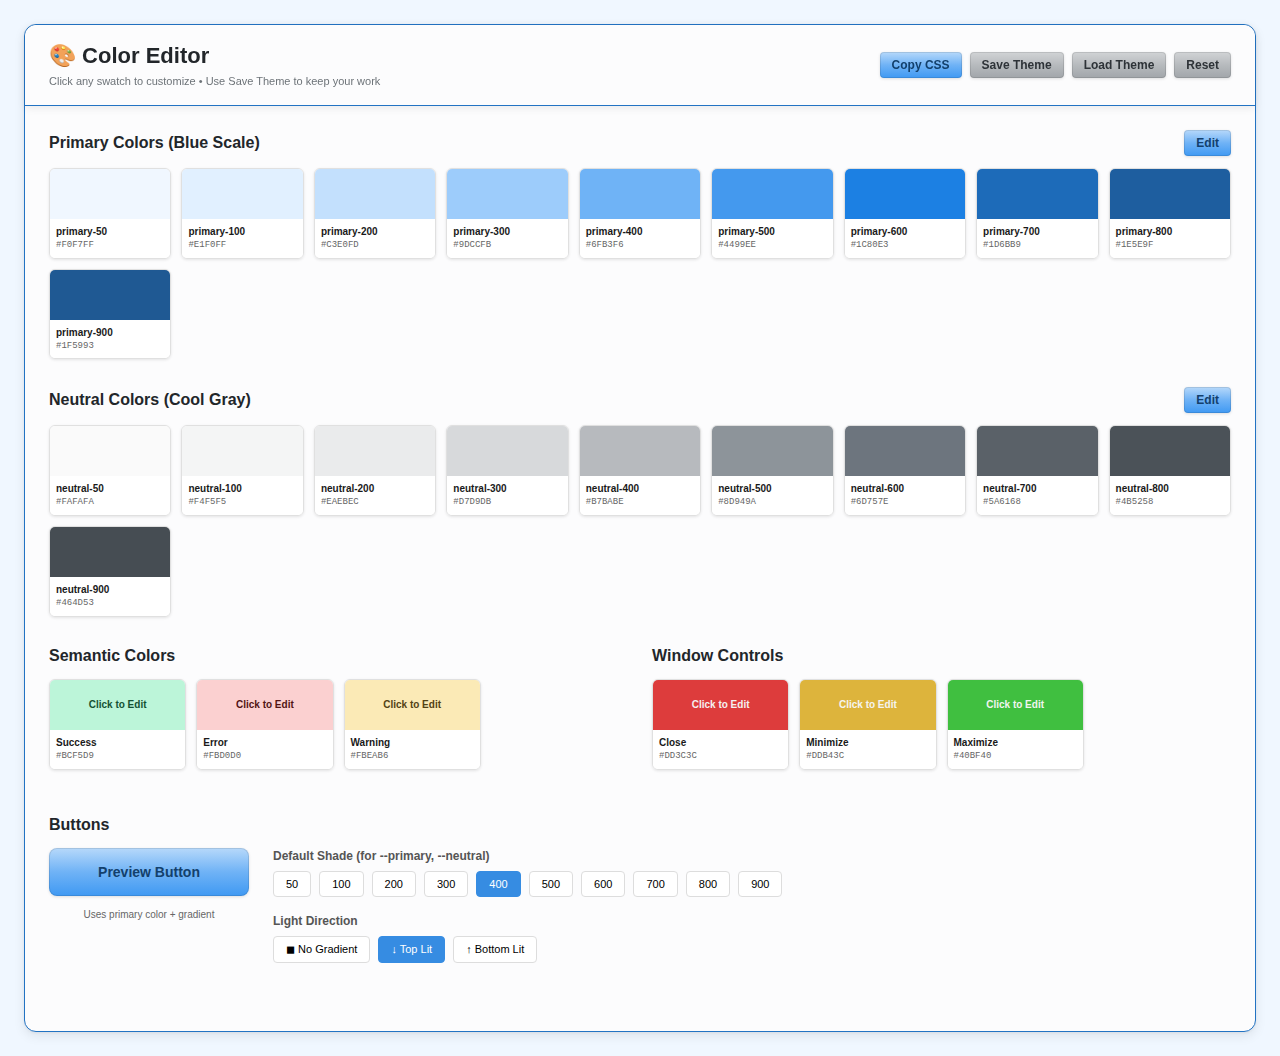
<file: COLOR-EDITOR-V2.html>
<!DOCTYPE html>
<html lang="en">
<head>
    <meta charset="UTF-8">
    <meta name="viewport" content="width=device-width, initial-scale=1.0">
    <meta name="theme-color" content="#ffffff">
    <title>NCE Design System - Color Editor</title>
    <style>
        * { margin: 0; padding: 0; box-sizing: border-box; }
        
        body {
            font-family: -apple-system, BlinkMacSystemFont, "Segoe UI", Roboto, sans-serif;
            margin: 0;
            padding: 0;
            background: white; /* Neutral for Safari toolbar */
            color: var(--page-text, #1a1a1a);
            line-height: 1.4;
        }
        
        .page-wrapper {
            min-height: 100vh;
            padding: 24px;
            background: var(--page-bg);
        }
        
        .container {
            max-width: 1400px;
            margin: 0 auto;
            background: var(--container-bg, white);
            padding: 24px;
            border-radius: 12px;
            border: 1px solid var(--container-border);
            box-shadow: 0 4px 12px rgba(0,0,0,0.08), 0 1px 3px rgba(0,0,0,0.05);
        }
        
        .header {
            position: sticky;
            top: 0;
            z-index: 100;
            background: var(--container-bg, white);
            margin: -24px -24px 24px -24px;
            padding: 16px 24px;
            border-bottom: 1px solid var(--container-border);
            border-radius: 12px 12px 0 0;
            display: flex;
            justify-content: space-between;
            align-items: center;
            box-shadow: 0 2px 8px rgba(0,0,0,0.08);
        }
        
        h1 { font-size: 22px; font-weight: 700; margin-bottom: 2px; }
        .header p { font-size: 11px; color: var(--muted-text, #666); margin: 0; }
        
        .header-buttons { display: flex; gap: 8px; }
        
        .section { margin-bottom: 28px; }
        
        .section-row {
            display: flex;
            gap: 24px;
            margin-bottom: 28px;
        }
        
        .section-row .section {
            flex: 1;
            margin-bottom: 0;
        }
        
        @media (max-width: 800px) {
            .section-row {
                flex-direction: column;
            }
        }
        
        .section-header {
            display: flex;
            justify-content: space-between;
            align-items: center;
            margin-bottom: 12px;
        }
        
        .section-title { font-size: 16px; font-weight: 600; }
        
        /* Base button styles */
        .btn {
            padding: 6px 12px;
            border: none;
            border-radius: 4px;
            font-size: 12px;
            font-weight: 600;
            cursor: pointer;
            transition: all 0.2s;
            box-shadow: 
                0 1px 3px rgba(0,0,0,0.12),
                inset 0 0 0 1px rgba(0,0,0,0.1);
        }
        
        .btn:hover {
            transform: translateY(-1px);
            box-shadow: 
                0 2px 6px rgba(0,0,0,0.15),
                inset 0 0 0 1px rgba(0,0,0,0.1);
        }
        
        /* Primary button variant (extends .btn) */
        .btn-primary {
            background: var(--btn-gradient);
            color: var(--btn-text);
        }
        
        /* Edit button (standalone - not used with .btn class) */
        .edit-btn {
            padding: 6px 12px;
            border: none;
            border-radius: 4px;
            font-size: 12px;
            font-weight: 600;
            cursor: pointer;
            transition: all 0.2s;
            background: var(--btn-gradient);
            color: var(--btn-text);
            box-shadow: 
                0 1px 3px rgba(0,0,0,0.12),
                inset 0 0 0 1px rgba(0,0,0,0.1);
        }
        
        .edit-btn:hover {
            transform: translateY(-1px);
            box-shadow: 
                0 2px 6px rgba(0,0,0,0.15),
                inset 0 0 0 1px rgba(0,0,0,0.1);
        }
        
        .color-grid {
            display: grid;
            grid-template-columns: repeat(auto-fill, minmax(110px, 1fr));
            gap: 10px;
            margin-bottom: 16px;
        }
        
        .color-swatch {
            border: 1px solid #e0e0e0;
            border-radius: 6px;
            overflow: hidden;
            box-shadow: 0 1px 3px rgba(0,0,0,0.1);
            transition: all 0.2s;
        }
        
        .color-swatch.clickable { cursor: pointer; }
        .color-swatch.clickable:hover {
            transform: translateY(-2px);
            box-shadow: 0 3px 8px rgba(0,0,0,0.15);
            border-color: var(--accent-color, #667eea);
        }
        
        .color-box { height: 50px; width: 100%; position: relative; }
        
        .color-box-input {
            position: absolute;
            top: 0; left: 0;
            width: 100%; height: 100%;
            opacity: 0;
            cursor: pointer;
            z-index: 2;
        }
        
        .color-box-bg {
            position: absolute;
            top: 0; left: 0;
            width: 100%; height: 100%;
            z-index: 1;
        }
        
        .color-box-label {
            position: absolute;
            top: 50%; left: 50%;
            transform: translate(-50%, -50%);
            font-size: 10px;
            font-weight: 600;
            pointer-events: none;
            z-index: 3;
        }
        
        .color-info { padding: 6px; background: white; }
        .color-name { font-size: 10px; font-weight: 600; color: #1a1a1a; }
        .color-value { font-size: 9px; font-family: monospace; color: #666; }
        
        .editor-panel {
            background: var(--panel-bg, #f9f9f9);
            border: 2px solid #e0e0e0;
            border-radius: 8px;
            padding: 16px;
            margin-top: 12px;
            position: relative;
        }
        
        .close-editor {
            position: absolute;
            top: 8px; right: 8px;
            background: #e0e0e0;
            border: none;
            width: 24px; height: 24px;
            border-radius: 50%;
            font-size: 14px;
            cursor: pointer;
            display: flex;
            align-items: center;
            justify-content: center;
        }
        
        .close-editor:hover { background: #d44444; color: white; }
        
        .editor-panel label {
            display: block;
            font-size: 12px;
            margin-bottom: 10px;
            color: #666;
        }
        
        .hue-slider-row {
            display: flex;
            align-items: center;
            gap: 12px;
            padding: 8px;
            border-radius: 12px;
            border: 2px solid #e0e0e0;
        }
        
        .hue-slider {
            flex: 1;
            height: 36px;
            border-radius: 8px;
            -webkit-appearance: none;
            appearance: none;
            cursor: pointer;
        }
        
        .hue-slider.rainbow {
            background: linear-gradient(to right,
                hsl(0,100%,50%), hsl(60,100%,50%), hsl(120,100%,50%),
                hsl(180,100%,50%), hsl(240,100%,50%), hsl(300,100%,50%), hsl(360,100%,50%)
            );
        }
        
        .hue-slider.neutral {
            background: linear-gradient(to right,
                hsl(240,5%,80%), hsl(180,5%,80%), hsl(120,5%,80%),
                hsl(60,5%,80%), hsl(0,5%,80%)
            );
        }
        
        .hue-slider::-webkit-slider-thumb {
            -webkit-appearance: none;
            width: 18px; height: 40px;
            background: white;
            border: 3px solid #333;
            border-radius: 5px;
            cursor: pointer;
            box-shadow: 0 2px 6px rgba(0,0,0,0.3);
        }
        
        .hue-input {
            width: 60px;
            padding: 6px 8px;
            border: 2px solid #e0e0e0;
            border-radius: 6px;
            font-size: 13px;
            font-weight: 600;
            text-align: center;
        }
        
        .hue-input:focus { outline: none; border-color: var(--accent-color, #667eea); }
        
        .button-group { display: flex; gap: 12px; flex-wrap: wrap; }
        
        /* Secondary button variant */
        .btn-secondary { 
            background: var(--btn-secondary-gradient);
            color: var(--btn-secondary-text);
        }
        
        .notification {
            position: fixed;
            top: 20px; right: 20px;
            background: var(--success-color, #10b981);
            color: white;
            padding: 16px 24px;
            border-radius: 8px;
            font-weight: 600;
            box-shadow: 0 4px 12px rgba(0,0,0,0.2);
            opacity: 0;
            transform: translateY(-20px);
            transition: all 0.3s;
            pointer-events: none;
            z-index: 1000;
        }
        
        .notification.show { opacity: 1; transform: translateY(0); }
        .hidden { display: none; }
        
        /* Modal Dialog */
        .modal-overlay {
            position: fixed;
            top: 0; left: 0;
            width: 100%; height: 100%;
            background: rgba(0,0,0,0.5);
            display: flex;
            align-items: center;
            justify-content: center;
            z-index: 2000;
            opacity: 0;
            pointer-events: none;
            transition: opacity 0.3s;
        }
        
        .modal-overlay.show {
            opacity: 1;
            pointer-events: all;
        }
        
        .modal {
            background: var(--container-bg, white);
            border-radius: 12px;
            padding: 24px;
            max-width: 400px;
            width: 90%;
            box-shadow: 0 8px 32px rgba(0,0,0,0.2);
            transform: scale(0.9);
            transition: transform 0.3s;
        }
        
        .modal-overlay.show .modal {
            transform: scale(1);
        }
        
        .modal-title {
            font-size: 18px;
            font-weight: 700;
            margin-bottom: 12px;
            color: var(--page-text);
        }
        
        .modal-message {
            font-size: 14px;
            color: var(--muted-text);
            margin-bottom: 20px;
            line-height: 1.5;
        }
        
        .modal-buttons {
            display: flex;
            gap: 12px;
            justify-content: flex-end;
        }
        
        .modal-input {
            width: 100%;
            padding: 10px 12px;
            border: 1px solid rgba(0,0,0,0.15);
            border-radius: 6px;
            font-size: 14px;
            margin-bottom: 20px;
            box-shadow: 0 1px 2px rgba(0,0,0,0.05);
        }
        
        .modal-input:focus {
            outline: none;
            border-color: var(--accent-color);
            box-shadow: 0 0 0 3px rgba(var(--accent-color), 0.1);
        }
        
        .modal-success {
            text-align: center;
            padding: 20px 0;
        }
        
        /* Gradient Editor */
        .gradient-editor {
            display: flex;
            gap: 24px;
            align-items: flex-start;
        }
        
        .gradient-preview-area {
            flex: 0 0 200px;
        }
        
        .gradient-preview-btn {
            width: 100%;
            padding: 16px 24px;
            border-radius: 8px;
            border: none;
            font-size: 14px;
            font-weight: 600;
            cursor: pointer;
            margin-bottom: 12px;
            transition: all 0.2s;
            box-shadow: 
                0 1px 3px rgba(0,0,0,0.12),
                inset 0 0 0 1px rgba(0,0,0,0.1);
        }
        
        .gradient-preview-btn:hover {
            transform: translateY(-2px);
            box-shadow: 
                0 4px 12px rgba(0,0,0,0.15),
                inset 0 0 0 1px rgba(0,0,0,0.1);
        }
        
        .gradient-controls {
            flex: 1;
        }
        
        .gradient-control-group {
            margin-bottom: 16px;
        }
        
        .gradient-control-group label {
            display: block;
            font-size: 12px;
            font-weight: 600;
            margin-bottom: 6px;
            color: #555;
        }
        
        .angle-presets {
            display: flex;
            gap: 8px;
            flex-wrap: wrap;
            margin-bottom: 8px;
        }
        
        .angle-preset {
            padding: 6px 12px;
            border: 1px solid #ddd;
            border-radius: 4px;
            background: white;
            font-size: 11px;
            cursor: pointer;
            transition: all 0.2s;
        }
        
        .angle-preset:hover { border-color: var(--accent-color); }
        .angle-preset.active { 
            background: var(--accent-color); 
            color: white; 
            border-color: var(--accent-color);
        }
        
        @media (max-width: 600px) {
            .gradient-editor {
                flex-direction: column;
            }
            .gradient-preview-area {
                flex: none;
                width: 100%;
            }
        }
    </style>
</head>
<body>
    <div class="page-wrapper">
    <div class="container">
        <div class="header">
            <div class="header-left">
                <h1>🎨 Color Editor</h1>
                <p>Click any swatch to customize • Use Save Theme to keep your work</p>
            </div>
            <div class="header-buttons">
                <button class="btn btn-primary" onclick="copyCSS()">Copy CSS</button>
                <button class="btn btn-secondary" onclick="showSaveModal()">Save Theme</button>
                <button class="btn btn-secondary" onclick="showLoadModal()">Load Theme</button>
                <button class="btn btn-secondary" onclick="showResetModal()">Reset</button>
            </div>
        </div>
        
        <!-- Primary Colors -->
        <div class="section">
            <div class="section-header">
                <h2 class="section-title">Primary Colors (<span id="primaryLabel">Blue</span> Scale)</h2>
                <button class="edit-btn" onclick="toggleEditor('primary')">Edit</button>
            </div>
            <div class="color-grid" id="primaryGrid"></div>
            <div class="editor-panel hidden" id="editor-primary">
                <button class="close-editor" onclick="toggleEditor('primary')">✕</button>
                <label>Hue (0-360)</label>
                <div class="hue-slider-row">
                    <input type="range" class="hue-slider rainbow" id="primaryHue" min="0" max="360" value="210">
                    <input type="number" class="hue-input" id="primaryHueNum" min="0" max="360" value="210">
                </div>
            </div>
        </div>
        
        <!-- Neutral Colors -->
        <div class="section">
            <div class="section-header">
                <h2 class="section-title">Neutral Colors (<span id="neutralLabel">Cool</span> Gray)</h2>
                <button class="edit-btn" onclick="toggleEditor('neutral')">Edit</button>
            </div>
            <div class="color-grid" id="neutralGrid"></div>
            <div class="editor-panel hidden" id="editor-neutral">
                <button class="close-editor" onclick="toggleEditor('neutral')">✕</button>
                <label>Hue (0-360) - Affects gray temperature</label>
                <div class="hue-slider-row">
                    <input type="range" class="hue-slider neutral" id="neutralHue" min="0" max="360" value="210">
                    <input type="number" class="hue-input" id="neutralHueNum" min="0" max="360" value="210">
                </div>
            </div>
        </div>
        
        <!-- Semantic & Window Controls (side by side) -->
        <div class="section-row">
            <div class="section">
                <div class="section-header">
                    <h2 class="section-title">Semantic Colors</h2>
                </div>
                <div class="color-grid" id="semanticGrid"></div>
            </div>
            
            <div class="section">
                <div class="section-header">
                    <h2 class="section-title">Window Controls</h2>
                </div>
                <div class="color-grid" id="windowGrid"></div>
            </div>
        </div>
        
        <!-- Buttons -->
        <div class="section">
            <div class="section-header">
                <h2 class="section-title">Buttons</h2>
            </div>
            <div class="gradient-editor">
                <div class="gradient-preview-area">
                    <button class="gradient-preview-btn" id="gradientPreview">Preview Button</button>
                    <div style="font-size: 10px; color: #666; text-align: center;">Uses primary color + gradient</div>
                </div>
                <div class="gradient-controls">
                    <div class="gradient-control-group">
                        <label>Default Shade (for --primary, --neutral)</label>
                        <div class="angle-presets">
                            <button class="angle-preset shade-preset" data-shade="50" onclick="setDefaultShade(50)">50</button>
                            <button class="angle-preset shade-preset" data-shade="100" onclick="setDefaultShade(100)">100</button>
                            <button class="angle-preset shade-preset" data-shade="200" onclick="setDefaultShade(200)">200</button>
                            <button class="angle-preset shade-preset" data-shade="300" onclick="setDefaultShade(300)">300</button>
                            <button class="angle-preset shade-preset" data-shade="400" onclick="setDefaultShade(400)">400</button>
                            <button class="angle-preset shade-preset" data-shade="500" onclick="setDefaultShade(500)">500</button>
                            <button class="angle-preset shade-preset" data-shade="600" onclick="setDefaultShade(600)">600</button>
                            <button class="angle-preset shade-preset" data-shade="700" onclick="setDefaultShade(700)">700</button>
                            <button class="angle-preset shade-preset" data-shade="800" onclick="setDefaultShade(800)">800</button>
                            <button class="angle-preset shade-preset" data-shade="900" onclick="setDefaultShade(900)">900</button>
                        </div>
                    </div>
                    <div class="gradient-control-group">
                        <label>Light Direction</label>
                        <div class="angle-presets">
                            <button class="angle-preset" data-angle="none" onclick="setGradientAngle('none')">◼ No Gradient</button>
                            <button class="angle-preset" data-angle="180" onclick="setGradientAngle(180)">↓ Top Lit</button>
                            <button class="angle-preset" data-angle="0" onclick="setGradientAngle(0)">↑ Bottom Lit</button>
                        </div>
                    </div>
                </div>
            </div>
        </div>
        
    </div>
    </div>
    
    <div class="notification" id="notification">Copied</div>
    
    <!-- Modal Dialog -->
    <div class="modal-overlay" id="modalOverlay">
        <div class="modal">
            <div id="modalContent"></div>
        </div>
    </div>
    
    <script>
    // ═══════════════════════════════════════════════════════════════════════════
    // MODAL DIALOG
    // ═══════════════════════════════════════════════════════════════════════════
    
    function showResetModal() {
        document.getElementById('modalContent').innerHTML = `
            <div class="modal-title">Reset to Defaults</div>
            <div class="modal-message">This will reset all colors to default values. Your current theme will be lost unless saved first.</div>
            <div class="modal-buttons">
                <button class="btn btn-secondary" onclick="closeModal()">Cancel</button>
                <button class="btn btn-primary" onclick="confirmReset()">Reset</button>
            </div>
        `;
        document.getElementById('modalOverlay').classList.add('show');
    }
    
    function confirmReset() {
        closeModal();
        localStorage.removeItem('colorEditorState');
        state = JSON.parse(JSON.stringify(DEFAULT_STATE));
        updateUI();
    }
    
    function showLoadModal() {
        document.getElementById('modalContent').innerHTML = `
            <div class="modal-title">Load Theme</div>
            <div class="modal-message">Loading a theme will overwrite your current settings. Save your current theme first if you want to keep it.</div>
            <div class="modal-buttons">
                <button class="btn btn-secondary" onclick="closeModal()">Cancel</button>
                <button class="btn btn-primary" onclick="confirmLoad()">Continue</button>
            </div>
        `;
        document.getElementById('modalOverlay').classList.add('show');
    }
    
    function confirmLoad() {
        closeModal();
        const input = document.createElement('input');
        input.type = 'file';
        input.accept = '.json';
        input.onchange = (e) => {
            const file = e.target.files[0];
            if (!file) return;
            
            const reader = new FileReader();
            reader.onload = (event) => {
                try {
                    const theme = JSON.parse(event.target.result);
                    
                    if (!theme.colors) {
                        showErrorModal('Invalid theme file format');
                        return;
                    }
                    
                    if (theme.colors.primary) {
                        state.primaryHue = theme.colors.primary.hue;
                        state.defaultShade = theme.colors.primary.defaultShade || 400;
                    }
                    if (theme.colors.neutral) state.neutralHue = theme.colors.neutral.hue;
                    if (theme.colors.semantic) {
                        if (theme.colors.semantic.success) state.success = theme.colors.semantic.success;
                        if (theme.colors.semantic.error) state.error = theme.colors.semantic.error;
                        if (theme.colors.semantic.warning) state.warning = theme.colors.semantic.warning;
                    }
                    if (theme.colors.window) {
                        if (theme.colors.window.close) state.close = theme.colors.window.close;
                        if (theme.colors.window.minimize) state.minimize = theme.colors.window.minimize;
                        if (theme.colors.window.maximize) state.maximize = theme.colors.window.maximize;
                    }
                    if (theme.colors.buttons?.gradient) {
                        state.gradient.angle = theme.colors.buttons.gradient.angle;
                    }
                    
                    updateUI();
                } catch (err) {
                    showErrorModal('Failed to load theme: ' + err.message);
                }
            };
            reader.readAsText(file);
        };
        input.click();
    }
    
    function showSaveModal() {
        const timestamp = new Date().toISOString().split('T')[0];
        const defaultName = `NCE Theme ${timestamp}`;
        
        document.getElementById('modalContent').innerHTML = `
            <div class="modal-title">Save Theme</div>
            <div class="modal-message">Choose a name for your theme:</div>
            <input type="text" class="modal-input" id="themeNameInput" value="${defaultName}" placeholder="Theme name">
            <div class="modal-buttons">
                <button class="btn btn-secondary" onclick="closeModal()">Cancel</button>
                <button class="btn btn-primary" onclick="confirmSave()">Save</button>
            </div>
        `;
        
        document.getElementById('modalOverlay').classList.add('show');
        
        setTimeout(() => {
            const input = document.getElementById('themeNameInput');
            input.focus();
            input.select();
            input.addEventListener('keypress', (e) => {
                if (e.key === 'Enter') confirmSave();
            });
        }, 100);
    }
    
    function confirmSave() {
        const themeName = document.getElementById('themeNameInput').value.trim() || 'NCE Theme';
        const timestamp = new Date().toISOString().split('T')[0];
        
        // W3C Design Tokens Format (2025.10)
        // https://www.w3.org/community/design-tokens/
        const theme = {
            "$name": themeName,
            "$description": "NCE Design System theme for business web applications and Frappe applications. Hue-based color system with AI agent guidance.",
            "$version": "1.0.0",
            "$created": new Date().toISOString(),
            
            // ═══════════════════════════════════════════════════════════════
            // $extensions - Custom metadata including AI agent guidance
            // ═══════════════════════════════════════════════════════════════
            "$extensions": {
                "nce-design-system": {
                    "philosophy": {
                        "purpose": "Business web applications and Frappe applications",
                        "principles": [
                            "Usability, clarity, and visual hierarchy",
                            "Color hue as the central organizing principle",
                            "Style differences reflect functional distinctions, not decorative whim",
                            "Color and emphasis must communicate meaning"
                        ],
                        "consistency": "Where a style is defined for a UI element, apply it consistently to the same element type across the application. This ensures visual continuity and reinforces learned user behavior."
                    },
                    "agentGuidance": {
                        "colorSelection": {
                            "hueSystem": "Each hue provides related variants with controlled saturation and lightness. These variants work together as coherent palettes, not isolated colors.",
                            "textContrast": "Text colors are automatically chosen to ensure sufficient contrast and legibility, especially for alerts and status elements.",
                            "actionWeight": {
                                "highImpact": "Darker colors (shades 600-900) for irreversible or high-impact actions: Save, Reset, Exit, Quit, Delete",
                                "lowImpact": "Lighter variants (shades 100-400) for lower-priority or less consequential actions"
                            }
                        },
                        "neutralUsage": {
                            "purpose": "Provide visual rest and contrast where strong colors would be distracting",
                            "applications": [
                                "Page backgrounds",
                                "Alternating row backgrounds in lists",
                                "Low-contrast structural elements"
                            ]
                        },
                        "decisionRules": {
                            "undefinedElements": "If a UI element is not explicitly defined, choose styles within the existing theme gamut, maintaining consistency with the overall design system.",
                            "functionalAreas": "Elements within the same functional area should NOT use different colors for visual variety alone.",
                            "meaningfulDifference": "Style differences must reflect functional distinctions, not decorative whim.",
                            "whenInDoubt": "Choose the more subtle/neutral option — it is easier to add emphasis than remove it."
                        },
                        "rules": {
                            "do": [
                                "Use the defined shade scale (50-900) — never interpolate custom lightness values",
                                "Match button importance to action consequence (darker = more impactful)",
                                "Use semantic colors (success/error/warning) only for their intended meaning",
                                "Maintain consistent element styling within functional areas"
                            ],
                            "dont": [
                                "Never use raw hex/rgb colors — always reference theme variables",
                                "Never mix hues within the same component for decoration",
                                "Never use primary colors for neutral structural elements",
                                "Never choose colors based on visual variety alone"
                            ]
                        }
                    },
                    "shadeGuide": {
                        "50-100": "Backgrounds, subtle highlights, hover states on light elements",
                        "200-300": "Borders, dividers, disabled backgrounds, secondary surfaces",
                        "400-500": "Default interactive elements, icons, secondary text",
                        "600-700": "Primary buttons, links, active states, emphasis",
                        "800-900": "High-impact actions, critical buttons, primary text"
                    },
                    "componentGuidance": {
                        "buttons": {
                            "primary": "High-impact actions. Use primary-600 to primary-800.",
                            "secondary": "Standard actions. Use primary-300 to primary-500.",
                            "tertiary": "Low-priority actions. Use neutral-200 with neutral-700 text.",
                            "danger": "Destructive actions. Use error hue at shade 600-700."
                        },
                        "backgrounds": {
                            "page": "neutral-50 or neutral-100",
                            "card": "white or neutral-50",
                            "alternatingRows": "Alternate between neutral-50 and white",
                            "selected": "primary-100",
                            "hover": "primary-50 or neutral-100"
                        },
                        "text": {
                            "primary": "neutral-900 (high emphasis)",
                            "secondary": "neutral-600 (medium emphasis)",
                            "disabled": "neutral-400",
                            "onDarkBackground": "neutral-50 or white"
                        },
                        "borders": {
                            "subtle": "neutral-200",
                            "default": "neutral-300",
                            "emphasis": "primary-300",
                            "focus": "primary-500"
                        }
                    }
                }
            },
            
            // ═══════════════════════════════════════════════════════════════
            // PRIMARY COLOR - Brand hue with shade scale
            // ═══════════════════════════════════════════════════════════════
            "primary": {
                "$description": "Primary brand color. Use for CTAs, links, interactive elements, and brand emphasis.",
                "hue": {
                    "$type": "number",
                    "$value": state.primaryHue,
                    "$description": "Primary hue value (0-360 degrees on color wheel)"
                },
                "defaultShade": {
                    "$type": "number",
                    "$value": state.defaultShade,
                    "$description": "Default shade for primary color (50-900)"
                }
            },
            
            // ═══════════════════════════════════════════════════════════════
            // NEUTRAL COLOR - Grays and structural elements
            // ═══════════════════════════════════════════════════════════════
            "neutral": {
                "$description": "Neutral colors for backgrounds, borders, and structural elements. Use -1 for pure gray, or 0-360 for tinted neutrals.",
                "hue": {
                    "$type": "number",
                    "$value": state.neutralHue,
                    "$description": "Neutral hue value (-1 for pure gray, 0-360 for tinted)"
                }
            },
            
            // ═══════════════════════════════════════════════════════════════
            // SEMANTIC COLORS - Status and feedback
            // ═══════════════════════════════════════════════════════════════
            "semantic": {
                "$description": "Status colors for user feedback. Use consistently to build user recognition.",
                
                "success": {
                    "$type": "color",
                    "$value": `hsl(${state.success.h}, ${state.success.s}%, ${state.success.l}%)`,
                    "$description": "Positive outcomes, completed actions, valid states, confirmations. Use for: form confirmations, successful operations, valid inputs, completed steps, positive badges (Active, Approved, Paid). NOT for: decorative green, unrelated positive emotions.",
                    "$extensions": {
                        "nce-hsl": { "h": state.success.h, "s": state.success.s, "l": state.success.l }
                    }
                },
                "error": {
                    "$type": "color",
                    "$value": `hsl(${state.error.h}, ${state.error.s}%, ${state.error.l}%)`,
                    "$description": "Failures, invalid states, destructive actions, critical problems. Use for: validation errors, failed operations, required fields, destructive buttons (Delete, Remove), negative badges (Rejected, Failed, Overdue). NOT for: warnings, attention-grabbing decoration.",
                    "$extensions": {
                        "nce-hsl": { "h": state.error.h, "s": state.error.s, "l": state.error.l }
                    }
                },
                "warning": {
                    "$type": "color",
                    "$value": `hsl(${state.warning.h}, ${state.warning.s}%, ${state.warning.l}%)`,
                    "$description": "Caution states, potential issues, actions needing attention. Use for: unsaved changes, approaching limits, non-destructive consequential actions (Archive, Disable), pending states, caution badges (Pending Review, Expiring Soon, Draft). NOT for: actual errors, informational notices.",
                    "$extensions": {
                        "nce-hsl": { "h": state.warning.h, "s": state.warning.s, "l": state.warning.l }
                    }
                }
            },
            
            // ═══════════════════════════════════════════════════════════════
            // WINDOW CONTROLS - macOS-style traffic light buttons
            // ═══════════════════════════════════════════════════════════════
            "windowControls": {
                "$description": "Window control button colors (macOS traffic light style)",
                
                "close": {
                    "$type": "color",
                    "$value": `hsl(${state.close.h}, ${state.close.s}%, ${state.close.l}%)`,
                    "$description": "Close/exit button color",
                    "$extensions": {
                        "nce-hsl": { "h": state.close.h, "s": state.close.s, "l": state.close.l }
                    }
                },
                "minimize": {
                    "$type": "color",
                    "$value": `hsl(${state.minimize.h}, ${state.minimize.s}%, ${state.minimize.l}%)`,
                    "$description": "Minimize button color",
                    "$extensions": {
                        "nce-hsl": { "h": state.minimize.h, "s": state.minimize.s, "l": state.minimize.l }
                    }
                },
                "maximize": {
                    "$type": "color",
                    "$value": `hsl(${state.maximize.h}, ${state.maximize.s}%, ${state.maximize.l}%)`,
                    "$description": "Maximize button color",
                    "$extensions": {
                        "nce-hsl": { "h": state.maximize.h, "s": state.maximize.s, "l": state.maximize.l }
                    }
                }
            },
            
            // ═══════════════════════════════════════════════════════════════
            // BUTTON GRADIENT - Gradient configuration
            // ═══════════════════════════════════════════════════════════════
            "buttonGradient": {
                "$description": "Button gradient configuration for depth and visual interest",
                
                "angle": {
                    "$type": "number",
                    "$value": state.gradient.angle,
                    "$description": "Gradient angle in degrees (180 = top-lit, 0 = bottom-lit)"
                }
            }
        };
        
        const json = JSON.stringify(theme, null, 2);
        const blob = new Blob([json], { type: 'application/json' });
        const url = URL.createObjectURL(blob);
        const a = document.createElement('a');
        a.href = url;
        a.download = `${themeName.toLowerCase().replace(/\s+/g, '-')}-${timestamp}.json`;
        a.click();
        URL.revokeObjectURL(url);
        
        document.getElementById('modalContent').innerHTML = `
            <div class="modal-success">
                <div class="modal-title">Theme Saved</div>
                <div class="modal-message">${themeName} has been downloaded</div>
            </div>
        `;
        
        setTimeout(() => {
            closeModal();
        }, 2000);
    }
    
    function showErrorModal(message) {
        document.getElementById('modalContent').innerHTML = `
            <div class="modal-title">Error</div>
            <div class="modal-message">${message}</div>
            <div class="modal-buttons">
                <button class="btn btn-primary" onclick="closeModal()">OK</button>
            </div>
        `;
        document.getElementById('modalOverlay').classList.add('show');
    }
    
    function closeModal() {
        document.getElementById('modalOverlay').classList.remove('show');
    }
    
    document.getElementById('modalOverlay').addEventListener('click', (e) => {
        if (e.target.id === 'modalOverlay') {
            closeModal();
        }
    });
    
    // ═══════════════════════════════════════════════════════════════════════════
    // CONFIGURATION
    // ═══════════════════════════════════════════════════════════════════════════
    
    const CONFIG = {
        primaryShades: [
            { shade: 50,  s: 100, l: 97 },
            { shade: 100, s: 98,  l: 94 },
            { shade: 200, s: 95,  l: 88 },
            { shade: 300, s: 92,  l: 80 },
            { shade: 400, s: 88,  l: 70 },
            { shade: 500, s: 83,  l: 60 },
            { shade: 600, s: 78,  l: 50 },
            { shade: 700, s: 73,  l: 42 },
            { shade: 800, s: 68,  l: 37 },
            { shade: 900, s: 65,  l: 35 }
        ],
        
        neutralShades: [
            { shade: 50,  s: 5,  l: 98 },
            { shade: 100, s: 5,  l: 96 },
            { shade: 200, s: 5,  l: 92 },
            { shade: 300, s: 5,  l: 85 },
            { shade: 400, s: 5,  l: 73 },
            { shade: 500, s: 6,  l: 58 },
            { shade: 600, s: 7,  l: 46 },
            { shade: 700, s: 7,  l: 38 },
            { shade: 800, s: 8,  l: 32 },
            { shade: 900, s: 8,  l: 30 }
        ],
        
        semanticColors: [
            { id: 'success', name: 'Success', default: { h: 150, s: 75, l: 85 } },
            { id: 'error',   name: 'Error',   default: { h: 0,   s: 85, l: 90 } },
            { id: 'warning', name: 'Warning', default: { h: 45,  s: 90, l: 85 } }
        ],
        
        windowColors: [
            { id: 'close',    name: 'Close',    default: { h: 0,   s: 70, l: 55 } },
            { id: 'minimize', name: 'Minimize', default: { h: 45,  s: 70, l: 55 } },
            { id: 'maximize', name: 'Maximize', default: { h: 120, s: 50, l: 50 } }
        ]
    };
    
    // ═══════════════════════════════════════════════════════════════════════════
    // STATE
    // ═══════════════════════════════════════════════════════════════════════════
    
    const DEFAULT_STATE = {
        primaryHue: 210,
        neutralHue: 210,
        success:  { h: 150, s: 75, l: 85 },
        error:    { h: 0,   s: 85, l: 90 },
        warning:  { h: 45,  s: 90, l: 85 },
        close:    { h: 0,   s: 70, l: 55 },
        minimize: { h: 45,  s: 70, l: 55 },
        maximize: { h: 120, s: 50, l: 50 },
        gradient: {
            angle: 180,
            stops: { top: 96, mid: 88, bottom: 82 }
        },
        defaultShade: 400
    };
    
    let state = loadState();
    
    // ═══════════════════════════════════════════════════════════════════════════
    // UTILITIES
    // ═══════════════════════════════════════════════════════════════════════════
    
    function hslToHex(h, s, l) {
        l /= 100;
        const a = s * Math.min(l, 1 - l) / 100;
        const f = n => {
            const k = (n + h / 30) % 12;
            const color = l - a * Math.max(Math.min(k - 3, 9 - k, 1), -1);
            return Math.round(255 * color).toString(16).padStart(2, '0');
        };
        return `#${f(0)}${f(8)}${f(4)}`.toUpperCase();
    }
    
    function hexToHSL(hex) {
        const result = /^#?([a-f\d]{2})([a-f\d]{2})([a-f\d]{2})$/i.exec(hex);
        if (!result) return { h: 0, s: 0, l: 50 };
        let r = parseInt(result[1], 16) / 255;
        let g = parseInt(result[2], 16) / 255;
        let b = parseInt(result[3], 16) / 255;
        
        const max = Math.max(r, g, b), min = Math.min(r, g, b);
        let h, s, l = (max + min) / 2;
        
        if (max === min) {
            h = s = 0;
        } else {
            const d = max - min;
            s = l > 0.5 ? d / (2 - max - min) : d / (max + min);
            switch (max) {
                case r: h = ((g - b) / d + (g < b ? 6 : 0)) / 6; break;
                case g: h = ((b - r) / d + 2) / 6; break;
                case b: h = ((r - g) / d + 4) / 6; break;
            }
        }
        return { h: Math.round(h * 360), s: Math.round(s * 100), l: Math.round(l * 100) };
    }
    
    function getHueName(hue) {
        if (hue < 30) return 'Red';
        if (hue < 60) return 'Orange';
        if (hue < 90) return 'Yellow';
        if (hue < 150) return 'Green';
        if (hue < 210) return 'Cyan';
        if (hue < 270) return 'Blue';
        if (hue < 330) return 'Purple';
        return 'Pink';
    }
    
    function getTemperature(hue) {
        if ((hue >= 0 && hue < 60) || hue >= 300) return 'Warm';
        if (hue >= 180 && hue < 300) return 'Cool';
        return 'Neutral';
    }
    
    function getContrastColor(h, s, l) {
        return l > 60 ? hslToHex(h, 60, 20) : hslToHex(h, 20, 95);
    }
    
    // ═══════════════════════════════════════════════════════════════════════════
    // PERSISTENCE
    // ═══════════════════════════════════════════════════════════════════════════
    
    function loadState() {
        // Always return default state - no localStorage persistence
        // Users must explicitly save/load themes via buttons
        return { ...DEFAULT_STATE };
    }
    
    // ═══════════════════════════════════════════════════════════════════════════
    // UI GENERATION
    // ═══════════════════════════════════════════════════════════════════════════
    
    function createScaleSwatch(prefix, shade, hex) {
        return `
            <div class="color-swatch clickable" onclick="toggleEditor('${prefix}')">
                <div class="color-box">
                    <div class="color-box-bg" id="bg-${prefix}-${shade}" style="background:${hex}"></div>
                </div>
                <div class="color-info">
                    <div class="color-name">${prefix}-${shade}</div>
                    <div class="color-value" id="hex-${prefix}-${shade}">${hex}</div>
                </div>
            </div>
        `;
    }
    
    function createPickerSwatch(id, name, hex, labelColor) {
        return `
            <div class="color-swatch clickable">
                <div class="color-box">
                    <div class="color-box-bg" id="bg-${id}" style="background:${hex}"></div>
                    <input type="color" class="color-box-input" id="input-${id}" value="${hex}">
                    <span class="color-box-label" id="label-${id}" style="color:${labelColor}">Click to Edit</span>
                </div>
                <div class="color-info">
                    <div class="color-name">${name}</div>
                    <div class="color-value" id="hex-${id}">${hex}</div>
                </div>
            </div>
        `;
    }
    
    function buildUI() {
        // Primary grid
        let primaryHTML = '';
        CONFIG.primaryShades.forEach(({ shade, s, l }) => {
            const hex = hslToHex(state.primaryHue, s, l);
            primaryHTML += createScaleSwatch('primary', shade, hex);
        });
        document.getElementById('primaryGrid').innerHTML = primaryHTML;
        
        // Neutral grid
        let neutralHTML = '';
        CONFIG.neutralShades.forEach(({ shade, s, l }) => {
            const hex = hslToHex(state.neutralHue, s, l);
            neutralHTML += createScaleSwatch('neutral', shade, hex);
        });
        document.getElementById('neutralGrid').innerHTML = neutralHTML;
        
        // Semantic grid
        let semanticHTML = '';
        CONFIG.semanticColors.forEach(({ id, name }) => {
            const c = state[id];
            const hex = hslToHex(c.h, c.s, c.l);
            const labelColor = getContrastColor(c.h, c.s, c.l);
            semanticHTML += createPickerSwatch(id, name, hex, labelColor);
        });
        document.getElementById('semanticGrid').innerHTML = semanticHTML;
        
        // Window grid
        let windowHTML = '';
        CONFIG.windowColors.forEach(({ id, name }) => {
            const c = state[id];
            const hex = hslToHex(c.h, c.s, c.l);
            const labelColor = getContrastColor(c.h, c.s, c.l);
            windowHTML += createPickerSwatch(id, name, hex, labelColor);
        });
        document.getElementById('windowGrid').innerHTML = windowHTML;
        
        // Bind color picker events
        [...CONFIG.semanticColors, ...CONFIG.windowColors].forEach(({ id }) => {
            const input = document.getElementById('input-' + id);
            if (input) {
                input.addEventListener('input', function() {
                    state[id] = hexToHSL(this.value);
                    updateUI();
                });
            }
        });
    }
    
    // ═══════════════════════════════════════════════════════════════════════════
    // UI UPDATE
    // ═══════════════════════════════════════════════════════════════════════════
    
    function updateUI() {
        // Update primary swatches
        CONFIG.primaryShades.forEach(({ shade, s, l }) => {
            const hex = hslToHex(state.primaryHue, s, l);
            const bg = document.getElementById('bg-primary-' + shade);
            const hexEl = document.getElementById('hex-primary-' + shade);
            if (bg) bg.style.background = hex;
            if (hexEl) hexEl.textContent = hex;
        });
        document.getElementById('primaryLabel').textContent = getHueName(state.primaryHue);
        
        // Update neutral swatches
        CONFIG.neutralShades.forEach(({ shade, s, l }) => {
            const hex = hslToHex(state.neutralHue, s, l);
            const bg = document.getElementById('bg-neutral-' + shade);
            const hexEl = document.getElementById('hex-neutral-' + shade);
            if (bg) bg.style.background = hex;
            if (hexEl) hexEl.textContent = hex;
        });
        document.getElementById('neutralLabel').textContent = getTemperature(state.neutralHue);
        
        // Update semantic & window colors
        [...CONFIG.semanticColors, ...CONFIG.windowColors].forEach(({ id }) => {
            const c = state[id];
            const hex = hslToHex(c.h, c.s, c.l);
            const bg = document.getElementById('bg-' + id);
            const input = document.getElementById('input-' + id);
            const hexEl = document.getElementById('hex-' + id);
            const label = document.getElementById('label-' + id);
            
            if (bg) bg.style.background = hex;
            if (input) input.value = hex;
            if (hexEl) hexEl.textContent = hex;
            if (label) label.style.color = getContrastColor(c.h, c.s, c.l);
        });
        
        // Update page styling (self-style)
        const accentHex = hslToHex(state.primaryHue, 75, 55);
        const pageBg = hslToHex(state.primaryHue, 100, 97);      // primary-50
        const containerBg = hslToHex(state.neutralHue, 5, 99);
        const containerBorder = hslToHex(state.primaryHue, 70, 45); // primary-600
        const panelBg = hslToHex(state.neutralHue, 5, 97);
        const textColor = hslToHex(state.neutralHue, 10, 15);
        const mutedText = hslToHex(state.neutralHue, 5, 45);
        const successHex = hslToHex(state.success.h, state.success.s, Math.min(state.success.l, 45));
        
        document.documentElement.style.setProperty('--accent-color', accentHex);
        document.documentElement.style.setProperty('--page-bg', pageBg);
        document.documentElement.style.setProperty('--container-bg', containerBg);
        document.documentElement.style.setProperty('--container-border', containerBorder);
        document.documentElement.style.setProperty('--panel-bg', panelBg);
        document.documentElement.style.setProperty('--page-text', textColor);
        document.documentElement.style.setProperty('--muted-text', mutedText);
        document.documentElement.style.setProperty('--success-color', successHex);
        
        // Button gradient - based on default shade
        const g = state.gradient;
        const isFlat = g.angle === 'none';
        
        // Get the lightness and saturation for the selected default shade
        const defaultPrimary = CONFIG.primaryShades.find(s => s.shade === state.defaultShade) || { s: 85, l: 75 };
        const defaultNeutral = CONFIG.neutralShades.find(s => s.shade === state.defaultShade) || { s: 5, l: 80 };
        
        // Calculate gradient stops based on default shade lightness
        const baseL = defaultPrimary.l;
        const topL = Math.min(98, baseL + 15);
        const midL = baseL;
        const bottomL = Math.max(30, baseL - 10);
        
        const baseNL = defaultNeutral.l;
        const topNL = Math.min(98, baseNL + 10);
        const midNL = baseNL;
        const bottomNL = Math.max(50, baseNL - 8);
        
        let btnGradient, btnSecGradient;
        if (isFlat) {
            btnGradient = `hsl(${state.primaryHue}, ${defaultPrimary.s}%, ${midL}%)`;
            btnSecGradient = `hsl(${state.neutralHue}, ${defaultNeutral.s}%, ${midNL}%)`;
        } else {
            btnGradient = `linear-gradient(${g.angle}deg, 
                hsl(${state.primaryHue}, ${defaultPrimary.s}%, ${topL}%) 0%, 
                hsl(${state.primaryHue}, ${defaultPrimary.s}%, ${midL}%) 50%, 
                hsl(${state.primaryHue}, ${defaultPrimary.s}%, ${bottomL}%) 100%)`;
            btnSecGradient = `linear-gradient(${g.angle}deg, 
                hsl(${state.neutralHue}, ${defaultNeutral.s}%, ${topNL}%) 0%, 
                hsl(${state.neutralHue}, ${defaultNeutral.s}%, ${midNL}%) 50%, 
                hsl(${state.neutralHue}, ${defaultNeutral.s}%, ${bottomNL}%) 100%)`;
        }
        
        // Text color - darker for light buttons, lighter for dark buttons
        const btnText = baseL > 60 ? hslToHex(state.primaryHue, 70, 25) : hslToHex(state.primaryHue, 30, 95);
        
        document.documentElement.style.setProperty('--btn-gradient', btnGradient);
        document.documentElement.style.setProperty('--btn-text', btnText);
        
        const btnSecText = baseNL > 60 ? hslToHex(state.neutralHue, 10, 20) : hslToHex(state.neutralHue, 5, 95);
        
        document.documentElement.style.setProperty('--btn-secondary-gradient', btnSecGradient);
        document.documentElement.style.setProperty('--btn-secondary-text', btnSecText);
        
        // Slider fill uses primary color
        const sliderBg = `linear-gradient(to right, hsl(${state.primaryHue}, 75%, 25%), hsl(${state.primaryHue}, 75%, 95%))`;
        document.documentElement.style.setProperty('--stop-slider-bg', sliderBg);
        
        // Update slider values
        document.getElementById('primaryHue').value = state.primaryHue;
        document.getElementById('primaryHueNum').value = state.primaryHue;
        document.getElementById('neutralHue').value = state.neutralHue;
        document.getElementById('neutralHueNum').value = state.neutralHue;
        
        // Update gradient preview (uses primary hue)
        updateGradientUI();
    }
    
    // ═══════════════════════════════════════════════════════════════════════════
    // EVENT HANDLERS
    // ═══════════════════════════════════════════════════════════════════════════
    
    function toggleEditor(type) {
        const panel = document.getElementById('editor-' + type);
        panel.classList.toggle('hidden');
    }
    
    // Default shade function
    function setDefaultShade(shade) {
        state.defaultShade = parseInt(shade);
        updateUI();
    }
    
    // Gradient functions
    function setGradientAngle(angle) {
        state.gradient.angle = angle === 'none' ? 'none' : parseInt(angle);
        updateUI(); // Updates all buttons + gradient preview
    }
    
    function updateGradientUI() {
        // Update shade preset buttons
        document.querySelectorAll('.shade-preset').forEach(btn => {
            btn.classList.toggle('active', parseInt(btn.dataset.shade) === state.defaultShade);
        });
        
        // Update angle preset buttons
        document.querySelectorAll('.angle-preset:not(.shade-preset)').forEach(btn => {
            const btnAngle = btn.dataset.angle === 'none' ? 'none' : parseInt(btn.dataset.angle);
            btn.classList.toggle('active', btnAngle === state.gradient.angle);
        });
        
        // Update preview button - use default shade
        const preview = document.getElementById('gradientPreview');
        const h = state.primaryHue;
        
        // Get the lightness and saturation for the selected default shade
        const defaultPrimary = CONFIG.primaryShades.find(s => s.shade === state.defaultShade) || { s: 85, l: 75 };
        const baseL = defaultPrimary.l;
        const s = defaultPrimary.s;
        
        // Calculate gradient stops based on default shade lightness
        const topL = Math.min(98, baseL + 15);
        const midL = baseL;
        const bottomL = Math.max(30, baseL - 10);
        
        const angle = state.gradient.angle;
        
        if (angle === 'none') {
            // Flat color - use base lightness
            preview.style.background = `hsl(${h}, ${s}%, ${midL}%)`;
        } else {
            preview.style.background = `linear-gradient(${angle}deg, 
                hsl(${h}, ${s}%, ${topL}%) 0%, 
                hsl(${h}, ${s}%, ${midL}%) 50%, 
                hsl(${h}, ${s}%, ${bottomL}%) 100%)`;
        }
        
        // Text color - darker for light buttons, lighter for dark buttons
        preview.style.color = baseL > 60 ? hslToHex(h, 70, 25) : hslToHex(h, 30, 95);
    }
    
    function setupSlider(sliderId, numId, stateKey) {
        const slider = document.getElementById(sliderId);
        const num = document.getElementById(numId);
        
        slider.addEventListener('input', () => {
            state[stateKey] = parseInt(slider.value);
            num.value = slider.value;
            updateUI();
        });
        
        num.addEventListener('input', () => {
            let val = parseInt(num.value) || 0;
            val = Math.max(0, Math.min(360, val));
            state[stateKey] = val;
            slider.value = val;
            updateUI();
        });
    }
    
    // ═══════════════════════════════════════════════════════════════════════════
    // CSS EXPORT
    // ═══════════════════════════════════════════════════════════════════════════
    
    function generateCSS() {
        let css = `/* NCE Design System - Custom Colors */\n:root {\n`;
        css += `    /* Primary Colors */\n`;
        css += `    --primary-hue: ${state.primaryHue};\n`;
        CONFIG.primaryShades.forEach(({ shade, s, l }) => {
            css += `    --primary-${shade}: ${hslToHex(state.primaryHue, s, l)};\n`;
        });
        css += `\n    /* Primary Defaults (shade ${state.defaultShade}) */\n`;
        css += `    --primary: var(--primary-${state.defaultShade});\n`;
        css += `    --primary-light: var(--primary-${Math.max(50, state.defaultShade - 200)});\n`;
        css += `    --primary-dark: var(--primary-${Math.min(900, state.defaultShade + 200)});\n`;
        
        css += `\n    /* Neutral Colors */\n`;
        css += `    --neutral-hue: ${state.neutralHue};\n`;
        CONFIG.neutralShades.forEach(({ shade, s, l }) => {
            css += `    --neutral-${shade}: ${hslToHex(state.neutralHue, s, l)};\n`;
        });
        css += `\n    /* Neutral Defaults */\n`;
        css += `    --neutral: var(--neutral-${state.defaultShade});\n`;
        css += `    --neutral-light: var(--neutral-${Math.max(50, state.defaultShade - 200)});\n`;
        css += `    --neutral-dark: var(--neutral-${Math.min(900, state.defaultShade + 200)});\n`;
        
        css += `\n    /* Semantic Colors */\n`;
        CONFIG.semanticColors.forEach(({ id }) => {
            const c = state[id];
            css += `    --${id}: ${hslToHex(c.h, c.s, c.l)};\n`;
        });
        
        css += `\n    /* Window Controls */\n`;
        CONFIG.windowColors.forEach(({ id }) => {
            const c = state[id];
            css += `    --window-${id}: ${hslToHex(c.h, c.s, c.l)};\n`;
        });
        
        css += `\n    /* Button Gradient */\n`;
        const g = state.gradient;
        const isFlat = g.angle === 'none';
        
        if (isFlat) {
            css += `    --btn-gradient: hsl(var(--primary-hue), 75%, ${g.stops.mid}%); /* flat */\n`;
            css += `    --btn-secondary-gradient: hsl(var(--neutral-hue), 5%, ${g.stops.mid}%); /* flat */\n`;
        } else {
            css += `    --btn-gradient-angle: ${g.angle}deg;\n`;
            css += `    --btn-gradient: linear-gradient(${g.angle}deg, \n`;
            css += `        hsl(var(--primary-hue), 75%, ${g.stops.top}%) 0%, \n`;
            css += `        hsl(var(--primary-hue), 75%, ${g.stops.mid}%) 50%, \n`;
            css += `        hsl(var(--primary-hue), 75%, ${g.stops.bottom}%) 100%);\n`;
            css += `    --btn-secondary-gradient: linear-gradient(${g.angle}deg, \n`;
            css += `        hsl(var(--neutral-hue), 5%, ${g.stops.top}%) 0%, \n`;
            css += `        hsl(var(--neutral-hue), 5%, ${g.stops.mid}%) 50%, \n`;
            css += `        hsl(var(--neutral-hue), 5%, ${g.stops.bottom}%) 100%);\n`;
        }
        css += `    --btn-text: hsl(var(--primary-hue), 60%, 25%);\n`;
        css += `    --btn-secondary-text: hsl(var(--neutral-hue), 10%, 25%);\n`;
        css += `\n    /* Button Styles */\n`;
        css += `    --btn-shadow: 0 1px 3px rgba(0,0,0,0.12), inset 0 0 0 1px rgba(0,0,0,0.1);\n`;
        css += `    --btn-shadow-hover: 0 2px 6px rgba(0,0,0,0.15), inset 0 0 0 1px rgba(0,0,0,0.1);\n`;
        
        css += `}\n`;
        return css;
    }
    
    function copyCSS() {
        navigator.clipboard.writeText(generateCSS()).then(() => {
            showNotification('Copied to clipboard');
        });
    }
    
    function showNotification(msg) {
        const el = document.getElementById('notification');
        el.textContent = msg;
        el.classList.add('show');
        setTimeout(() => el.classList.remove('show'), 2000);
    }
    
    // ═══════════════════════════════════════════════════════════════════════════
    // INIT
    // ═══════════════════════════════════════════════════════════════════════════
    
    buildUI();
    setupSlider('primaryHue', 'primaryHueNum', 'primaryHue');
    setupSlider('neutralHue', 'neutralHueNum', 'neutralHue');
    updateUI(); // Also updates gradient preview
    
    </script>
</body>
</html>
</file>
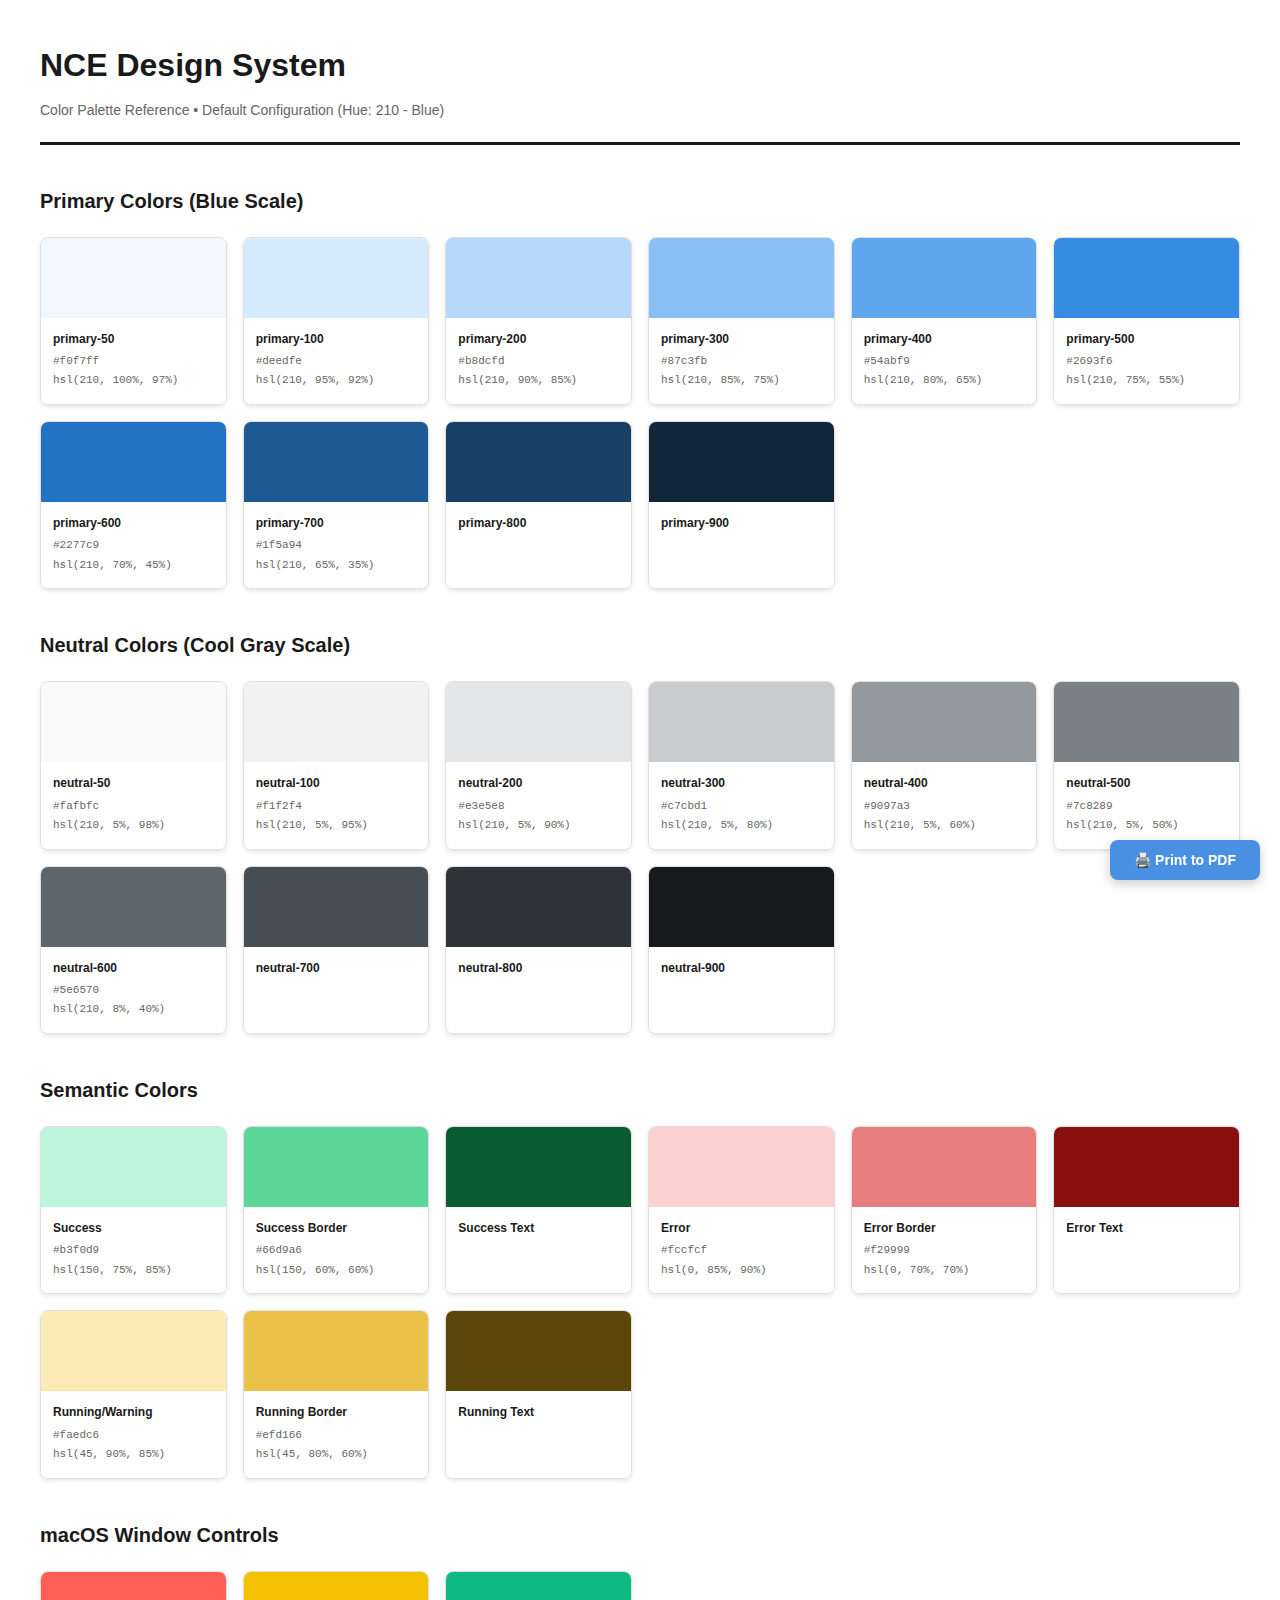
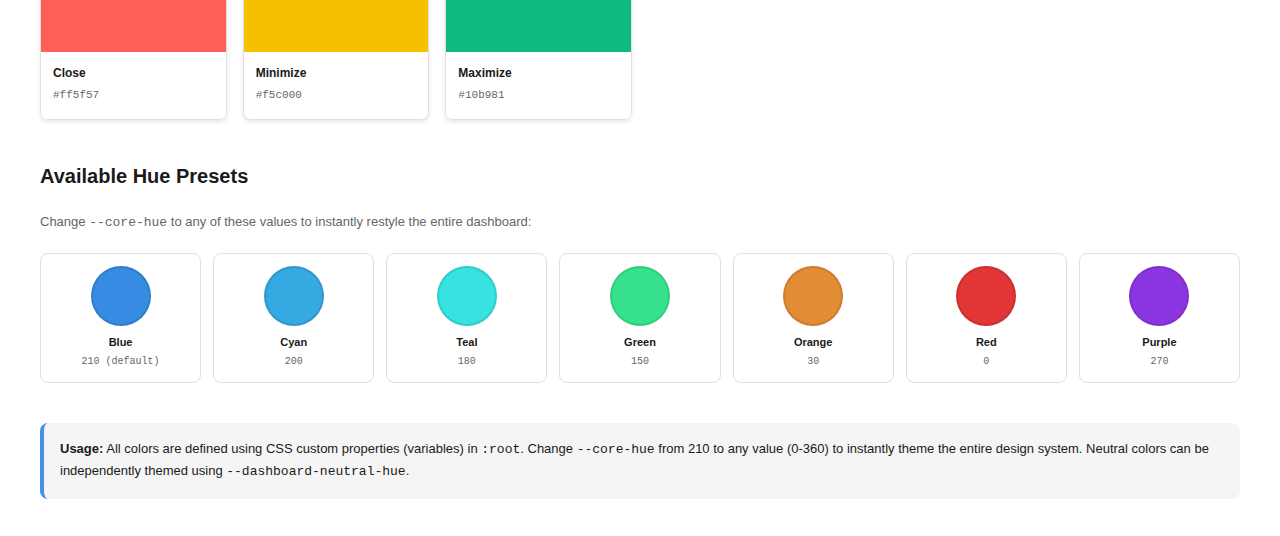
<file: COLOR-PALETTE.html>
<!DOCTYPE html>
<html lang="en">
<head>
    <meta charset="UTF-8">
    <meta name="viewport" content="width=device-width, initial-scale=1.0">
    <title>NCE Design System - Color Palette Reference</title>
    <style>
        @page {
            size: A4;
            margin: 20mm;
        }
        
        * {
            margin: 0;
            padding: 0;
            box-sizing: border-box;
        }
        
        body {
            font-family: -apple-system, BlinkMacSystemFont, "Segoe UI", Roboto, sans-serif;
            padding: 40px;
            background: white;
            color: #1a1a1a;
            line-height: 1.6;
        }
        
        .header {
            margin-bottom: 40px;
            border-bottom: 3px solid #1a1a1a;
            padding-bottom: 20px;
        }
        
        h1 {
            font-size: 32px;
            font-weight: 700;
            margin-bottom: 8px;
        }
        
        .subtitle {
            font-size: 14px;
            color: #666;
        }
        
        .section {
            margin-bottom: 40px;
            break-inside: avoid;
        }
        
        .section-title {
            font-size: 20px;
            font-weight: 600;
            margin-bottom: 20px;
            color: #1a1a1a;
        }
        
        .color-grid {
            display: grid;
            grid-template-columns: repeat(auto-fill, minmax(180px, 1fr));
            gap: 16px;
            margin-bottom: 20px;
        }
        
        .color-swatch {
            border: 1px solid #e0e0e0;
            border-radius: 8px;
            overflow: hidden;
            box-shadow: 0 2px 4px rgba(0,0,0,0.1);
        }
        
        .color-box {
            height: 80px;
            width: 100%;
        }
        
        .color-info {
            padding: 12px;
            background: white;
        }
        
        .color-name {
            font-size: 12px;
            font-weight: 600;
            margin-bottom: 4px;
            color: #1a1a1a;
        }
        
        .color-value {
            font-size: 11px;
            font-family: 'Courier New', monospace;
            color: #666;
            margin-bottom: 2px;
        }
        
        .hue-examples {
            display: grid;
            grid-template-columns: repeat(auto-fill, minmax(140px, 1fr));
            gap: 12px;
            margin-top: 20px;
        }
        
        .hue-example {
            text-align: center;
            border: 1px solid #e0e0e0;
            border-radius: 8px;
            padding: 12px;
        }
        
        .hue-circle {
            width: 60px;
            height: 60px;
            border-radius: 50%;
            margin: 0 auto 8px;
            border: 2px solid rgba(0,0,0,0.1);
        }
        
        .hue-label {
            font-size: 11px;
            font-weight: 600;
            margin-bottom: 2px;
        }
        
        .hue-value {
            font-size: 10px;
            color: #666;
            font-family: 'Courier New', monospace;
        }
        
        .note {
            background: #f5f5f5;
            padding: 16px;
            border-radius: 8px;
            border-left: 4px solid #4a90e2;
            margin-top: 20px;
            font-size: 13px;
        }
        
        @media print {
            body {
                padding: 0;
            }
            
            .section {
                page-break-inside: avoid;
            }
        }
    </style>
</head>
<body>
    <div class="header">
        <h1>NCE Design System</h1>
        <p class="subtitle">Color Palette Reference • Default Configuration (Hue: 210 - Blue)</p>
    </div>
    
    <!-- Primary Colors -->
    <div class="section">
        <h2 class="section-title">Primary Colors (Blue Scale)</h2>
        <div class="color-grid">
            <div class="color-swatch">
                <div class="color-box" style="background: hsl(210, 100%, 97%);"></div>
                <div class="color-info">
                    <div class="color-name">primary-50</div>
                    <div class="color-value">#f0f7ff</div>
                    <div class="color-value">hsl(210, 100%, 97%)</div>
                </div>
            </div>
            
            <div class="color-swatch">
                <div class="color-box" style="background: hsl(210, 95%, 92%);"></div>
                <div class="color-info">
                    <div class="color-name">primary-100</div>
                    <div class="color-value">#deedfe</div>
                    <div class="color-value">hsl(210, 95%, 92%)</div>
                </div>
            </div>
            
            <div class="color-swatch">
                <div class="color-box" style="background: hsl(210, 90%, 85%);"></div>
                <div class="color-info">
                    <div class="color-name">primary-200</div>
                    <div class="color-value">#b8dcfd</div>
                    <div class="color-value">hsl(210, 90%, 85%)</div>
                </div>
            </div>
            
            <div class="color-swatch">
                <div class="color-box" style="background: hsl(210, 85%, 75%);"></div>
                <div class="color-info">
                    <div class="color-name">primary-300</div>
                    <div class="color-value">#87c3fb</div>
                    <div class="color-value">hsl(210, 85%, 75%)</div>
                </div>
            </div>
            
            <div class="color-swatch">
                <div class="color-box" style="background: hsl(210, 80%, 65%);"></div>
                <div class="color-info">
                    <div class="color-name">primary-400</div>
                    <div class="color-value">#54abf9</div>
                    <div class="color-value">hsl(210, 80%, 65%)</div>
                </div>
            </div>
            
            <div class="color-swatch">
                <div class="color-box" style="background: hsl(210, 75%, 55%);"></div>
                <div class="color-info">
                    <div class="color-name">primary-500</div>
                    <div class="color-value">#2693f6</div>
                    <div class="color-value">hsl(210, 75%, 55%)</div>
                </div>
            </div>
            
            <div class="color-swatch">
                <div class="color-box" style="background: hsl(210, 70%, 45%);"></div>
                <div class="color-info">
                    <div class="color-name">primary-600</div>
                    <div class="color-value">#2277c9</div>
                    <div class="color-value">hsl(210, 70%, 45%)</div>
                </div>
            </div>
            
            <div class="color-swatch">
                <div class="color-box" style="background: hsl(210, 65%, 35%);"></div>
                <div class="color-info">
                    <div class="color-name">primary-700</div>
                    <div class="color-value">#1f5a94</div>
                    <div class="color-value">hsl(210, 65%, 35%)</div>
                </div>
            </div>
            
            <div class="color-swatch">
                <div class="color-box" style="background: hsl(210, 60%, 25%);"></div>
                <div class="color-info">
                    <div class="color-name">primary-800</div>
                    <div class="color-value" style="color: white;">#19405f</div>
                    <div class="color-value" style="color: white;">hsl(210, 60%, 25%)</div>
                </div>
            </div>
            
            <div class="color-swatch">
                <div class="color-box" style="background: hsl(210, 55%, 15%);"></div>
                <div class="color-info">
                    <div class="color-name">primary-900</div>
                    <div class="color-value" style="color: white;">#112638</div>
                    <div class="color-value" style="color: white;">hsl(210, 55%, 15%)</div>
                </div>
            </div>
        </div>
    </div>
    
    <!-- Neutral Colors -->
    <div class="section">
        <h2 class="section-title">Neutral Colors (Cool Gray Scale)</h2>
        <div class="color-grid">
            <div class="color-swatch">
                <div class="color-box" style="background: hsl(210, 5%, 98%);"></div>
                <div class="color-info">
                    <div class="color-name">neutral-50</div>
                    <div class="color-value">#fafbfc</div>
                    <div class="color-value">hsl(210, 5%, 98%)</div>
                </div>
            </div>
            
            <div class="color-swatch">
                <div class="color-box" style="background: hsl(210, 5%, 95%);"></div>
                <div class="color-info">
                    <div class="color-name">neutral-100</div>
                    <div class="color-value">#f1f2f4</div>
                    <div class="color-value">hsl(210, 5%, 95%)</div>
                </div>
            </div>
            
            <div class="color-swatch">
                <div class="color-box" style="background: hsl(210, 5%, 90%);"></div>
                <div class="color-info">
                    <div class="color-name">neutral-200</div>
                    <div class="color-value">#e3e5e8</div>
                    <div class="color-value">hsl(210, 5%, 90%)</div>
                </div>
            </div>
            
            <div class="color-swatch">
                <div class="color-box" style="background: hsl(210, 5%, 80%);"></div>
                <div class="color-info">
                    <div class="color-name">neutral-300</div>
                    <div class="color-value">#c7cbd1</div>
                    <div class="color-value">hsl(210, 5%, 80%)</div>
                </div>
            </div>
            
            <div class="color-swatch">
                <div class="color-box" style="background: hsl(210, 5%, 60%);"></div>
                <div class="color-info">
                    <div class="color-name">neutral-400</div>
                    <div class="color-value">#9097a3</div>
                    <div class="color-value">hsl(210, 5%, 60%)</div>
                </div>
            </div>
            
            <div class="color-swatch">
                <div class="color-box" style="background: hsl(210, 5%, 50%);"></div>
                <div class="color-info">
                    <div class="color-name">neutral-500</div>
                    <div class="color-value">#7c8289</div>
                    <div class="color-value">hsl(210, 5%, 50%)</div>
                </div>
            </div>
            
            <div class="color-swatch">
                <div class="color-box" style="background: hsl(210, 8%, 40%);"></div>
                <div class="color-info">
                    <div class="color-name">neutral-600</div>
                    <div class="color-value">#5e6570</div>
                    <div class="color-value">hsl(210, 8%, 40%)</div>
                </div>
            </div>
            
            <div class="color-swatch">
                <div class="color-box" style="background: hsl(210, 8%, 30%);"></div>
                <div class="color-info">
                    <div class="color-name">neutral-700</div>
                    <div class="color-value" style="color: white;">#464c54</div>
                    <div class="color-value" style="color: white;">hsl(210, 8%, 30%)</div>
                </div>
            </div>
            
            <div class="color-swatch">
                <div class="color-box" style="background: hsl(210, 10%, 20%);"></div>
                <div class="color-info">
                    <div class="color-name">neutral-800</div>
                    <div class="color-value" style="color: white;">#2e3238</div>
                    <div class="color-value" style="color: white;">hsl(210, 10%, 20%)</div>
                </div>
            </div>
            
            <div class="color-swatch">
                <div class="color-box" style="background: hsl(210, 10%, 10%);"></div>
                <div class="color-info">
                    <div class="color-name">neutral-900</div>
                    <div class="color-value" style="color: white;">#17191c</div>
                    <div class="color-value" style="color: white;">hsl(210, 10%, 10%)</div>
                </div>
            </div>
        </div>
    </div>
    
    <!-- Semantic Colors -->
    <div class="section">
        <h2 class="section-title">Semantic Colors</h2>
        <div class="color-grid">
            <div class="color-swatch">
                <div class="color-box" style="background: hsl(150, 75%, 85%);"></div>
                <div class="color-info">
                    <div class="color-name">Success</div>
                    <div class="color-value">#b3f0d9</div>
                    <div class="color-value">hsl(150, 75%, 85%)</div>
                </div>
            </div>
            
            <div class="color-swatch">
                <div class="color-box" style="background: hsl(150, 60%, 60%);"></div>
                <div class="color-info">
                    <div class="color-name">Success Border</div>
                    <div class="color-value">#66d9a6</div>
                    <div class="color-value">hsl(150, 60%, 60%)</div>
                </div>
            </div>
            
            <div class="color-swatch">
                <div class="color-box" style="background: hsl(150, 80%, 20%);"></div>
                <div class="color-info">
                    <div class="color-name">Success Text</div>
                    <div class="color-value" style="color: white;">#0a5c39</div>
                    <div class="color-value" style="color: white;">hsl(150, 80%, 20%)</div>
                </div>
            </div>
            
            <div class="color-swatch">
                <div class="color-box" style="background: hsl(0, 85%, 90%);"></div>
                <div class="color-info">
                    <div class="color-name">Error</div>
                    <div class="color-value">#fccfcf</div>
                    <div class="color-value">hsl(0, 85%, 90%)</div>
                </div>
            </div>
            
            <div class="color-swatch">
                <div class="color-box" style="background: hsl(0, 70%, 70%);"></div>
                <div class="color-info">
                    <div class="color-name">Error Border</div>
                    <div class="color-value">#f29999</div>
                    <div class="color-value">hsl(0, 70%, 70%)</div>
                </div>
            </div>
            
            <div class="color-swatch">
                <div class="color-box" style="background: hsl(0, 80%, 30%);"></div>
                <div class="color-info">
                    <div class="color-name">Error Text</div>
                    <div class="color-value" style="color: white;">#8a0f0f</div>
                    <div class="color-value" style="color: white;">hsl(0, 80%, 30%)</div>
                </div>
            </div>
            
            <div class="color-swatch">
                <div class="color-box" style="background: hsl(45, 90%, 85%);"></div>
                <div class="color-info">
                    <div class="color-name">Running/Warning</div>
                    <div class="color-value">#faedc6</div>
                    <div class="color-value">hsl(45, 90%, 85%)</div>
                </div>
            </div>
            
            <div class="color-swatch">
                <div class="color-box" style="background: hsl(45, 80%, 60%);"></div>
                <div class="color-info">
                    <div class="color-name">Running Border</div>
                    <div class="color-value">#efd166</div>
                    <div class="color-value">hsl(45, 80%, 60%)</div>
                </div>
            </div>
            
            <div class="color-swatch">
                <div class="color-box" style="background: hsl(45, 80%, 20%);"></div>
                <div class="color-info">
                    <div class="color-name">Running Text</div>
                    <div class="color-value" style="color: white;">#5c4a0a</div>
                    <div class="color-value" style="color: white;">hsl(45, 80%, 20%)</div>
                </div>
            </div>
        </div>
    </div>
    
    <!-- macOS Window Controls -->
    <div class="section">
        <h2 class="section-title">macOS Window Controls</h2>
        <div class="color-grid">
            <div class="color-swatch">
                <div class="color-box" style="background: #ff5f57;"></div>
                <div class="color-info">
                    <div class="color-name">Close</div>
                    <div class="color-value">#ff5f57</div>
                </div>
            </div>
            
            <div class="color-swatch">
                <div class="color-box" style="background: #f5c000;"></div>
                <div class="color-info">
                    <div class="color-name">Minimize</div>
                    <div class="color-value">#f5c000</div>
                </div>
            </div>
            
            <div class="color-swatch">
                <div class="color-box" style="background: #10b981;"></div>
                <div class="color-info">
                    <div class="color-name">Maximize</div>
                    <div class="color-value">#10b981</div>
                </div>
            </div>
        </div>
    </div>
    
    <!-- Hue Examples -->
    <div class="section">
        <h2 class="section-title">Available Hue Presets</h2>
        <p style="font-size: 13px; color: #666; margin-bottom: 16px;">
            Change <code>--core-hue</code> to any of these values to instantly restyle the entire dashboard:
        </p>
        <div class="hue-examples">
            <div class="hue-example">
                <div class="hue-circle" style="background: hsl(210, 75%, 55%);"></div>
                <div class="hue-label">Blue</div>
                <div class="hue-value">210 (default)</div>
            </div>
            
            <div class="hue-example">
                <div class="hue-circle" style="background: hsl(200, 75%, 55%);"></div>
                <div class="hue-label">Cyan</div>
                <div class="hue-value">200</div>
            </div>
            
            <div class="hue-example">
                <div class="hue-circle" style="background: hsl(180, 75%, 55%);"></div>
                <div class="hue-label">Teal</div>
                <div class="hue-value">180</div>
            </div>
            
            <div class="hue-example">
                <div class="hue-circle" style="background: hsl(150, 75%, 55%);"></div>
                <div class="hue-label">Green</div>
                <div class="hue-value">150</div>
            </div>
            
            <div class="hue-example">
                <div class="hue-circle" style="background: hsl(30, 75%, 55%);"></div>
                <div class="hue-label">Orange</div>
                <div class="hue-value">30</div>
            </div>
            
            <div class="hue-example">
                <div class="hue-circle" style="background: hsl(0, 75%, 55%);"></div>
                <div class="hue-label">Red</div>
                <div class="hue-value">0</div>
            </div>
            
            <div class="hue-example">
                <div class="hue-circle" style="background: hsl(270, 75%, 55%);"></div>
                <div class="hue-label">Purple</div>
                <div class="hue-value">270</div>
            </div>
        </div>
    </div>
    
    <!-- Usage Note -->
    <div class="note">
        <strong>Usage:</strong> All colors are defined using CSS custom properties (variables) in <code>:root</code>. 
        Change <code>--core-hue</code> from 210 to any value (0-360) to instantly theme the entire design system. 
        Neutral colors can be independently themed using <code>--dashboard-neutral-hue</code>.
    </div>
    
    <script>
        // Add print button for convenience
        window.addEventListener('DOMContentLoaded', () => {
            const printBtn = document.createElement('button');
            printBtn.textContent = '🖨️ Print to PDF';
            printBtn.style.cssText = `
                position: fixed;
                bottom: 20px;
                right: 20px;
                padding: 12px 24px;
                background: #4a90e2;
                color: white;
                border: none;
                border-radius: 8px;
                font-size: 14px;
                font-weight: 600;
                cursor: pointer;
                box-shadow: 0 4px 12px rgba(0,0,0,0.2);
                z-index: 1000;
            `;
            printBtn.onclick = () => window.print();
            document.body.appendChild(printBtn);
        });
    </script>
</body>
</html>
</file>
